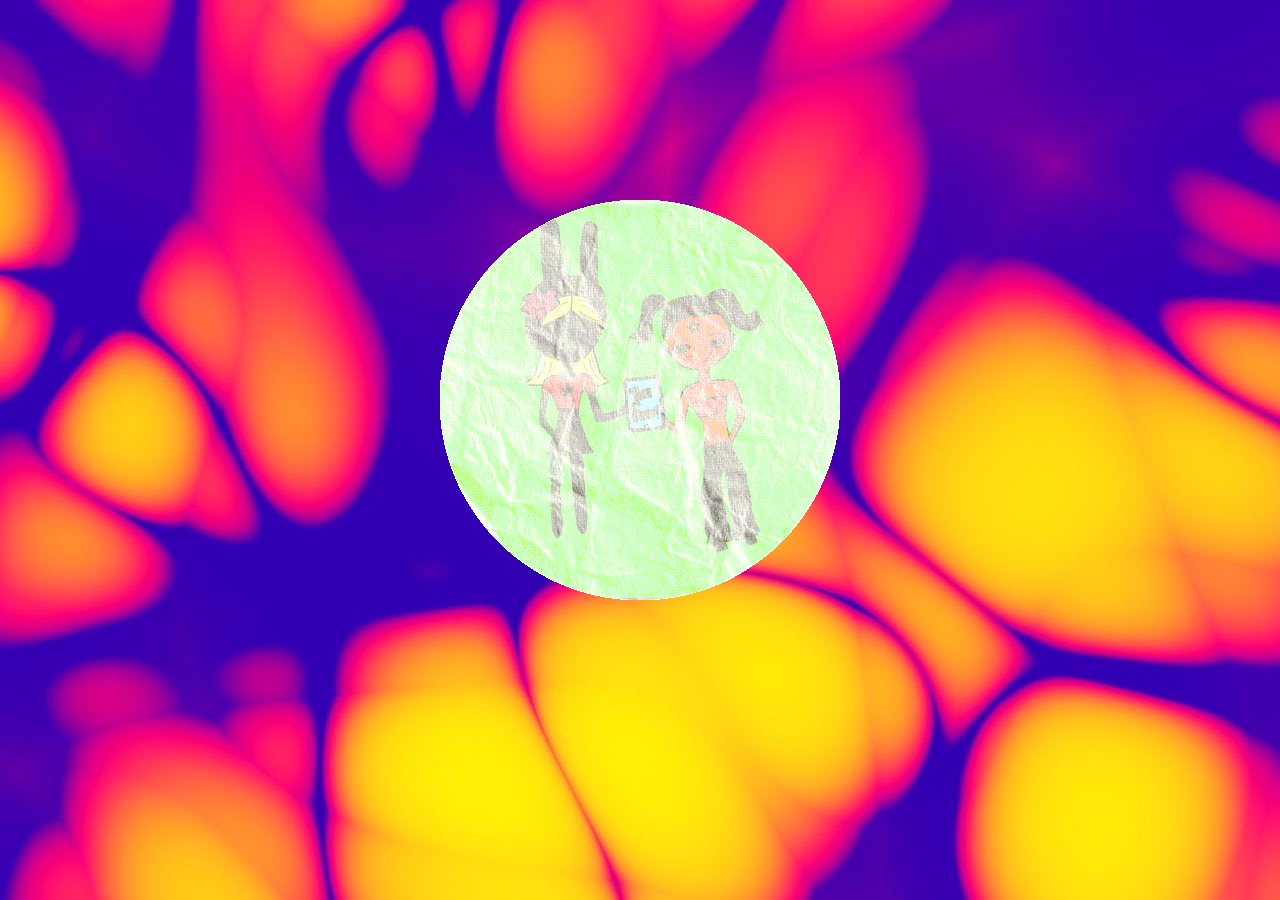
<file: index.html>
<!DOCTYPE html>
<!--[if lt IE 7]>      <html class="no-js lt-ie9 lt-ie8 lt-ie7"> <![endif]-->
<!--[if IE 7]>         <html class="no-js lt-ie9 lt-ie8"> <![endif]-->
<!--[if IE 8]>         <html class="no-js lt-ie9"> <![endif]-->
<!--[if gt IE 8]>      <html class="no-js"> <!--<![endif]-->
<html>
    <head>
        <meta charset="utf-8">
        <meta http-equiv="X-UA-Compatible" content="IE=edge">

        <title>🍒THE FEED🍒</title>

        <meta name="description" content="social media site">
        <meta name="viewport" content="width=device-width, initial-scale=1">
        <link rel="stylesheet" href="css/stylesheet.css">






    </head>

   


    <body>
        <!--[if lt IE 7]>
            <p class="browsehappy">You are using an <strong>outdated</strong> browser. Please <a href="#">upgrade your browser</a> to improve your experience.</p>
        <![endif]-->

<div id="splash">
        <a href="thefeed.html"> 
       
           <img src="img/final.gif" alt="gif, two charcters">
        </a>

</div>



    </body>
</html>
</file>
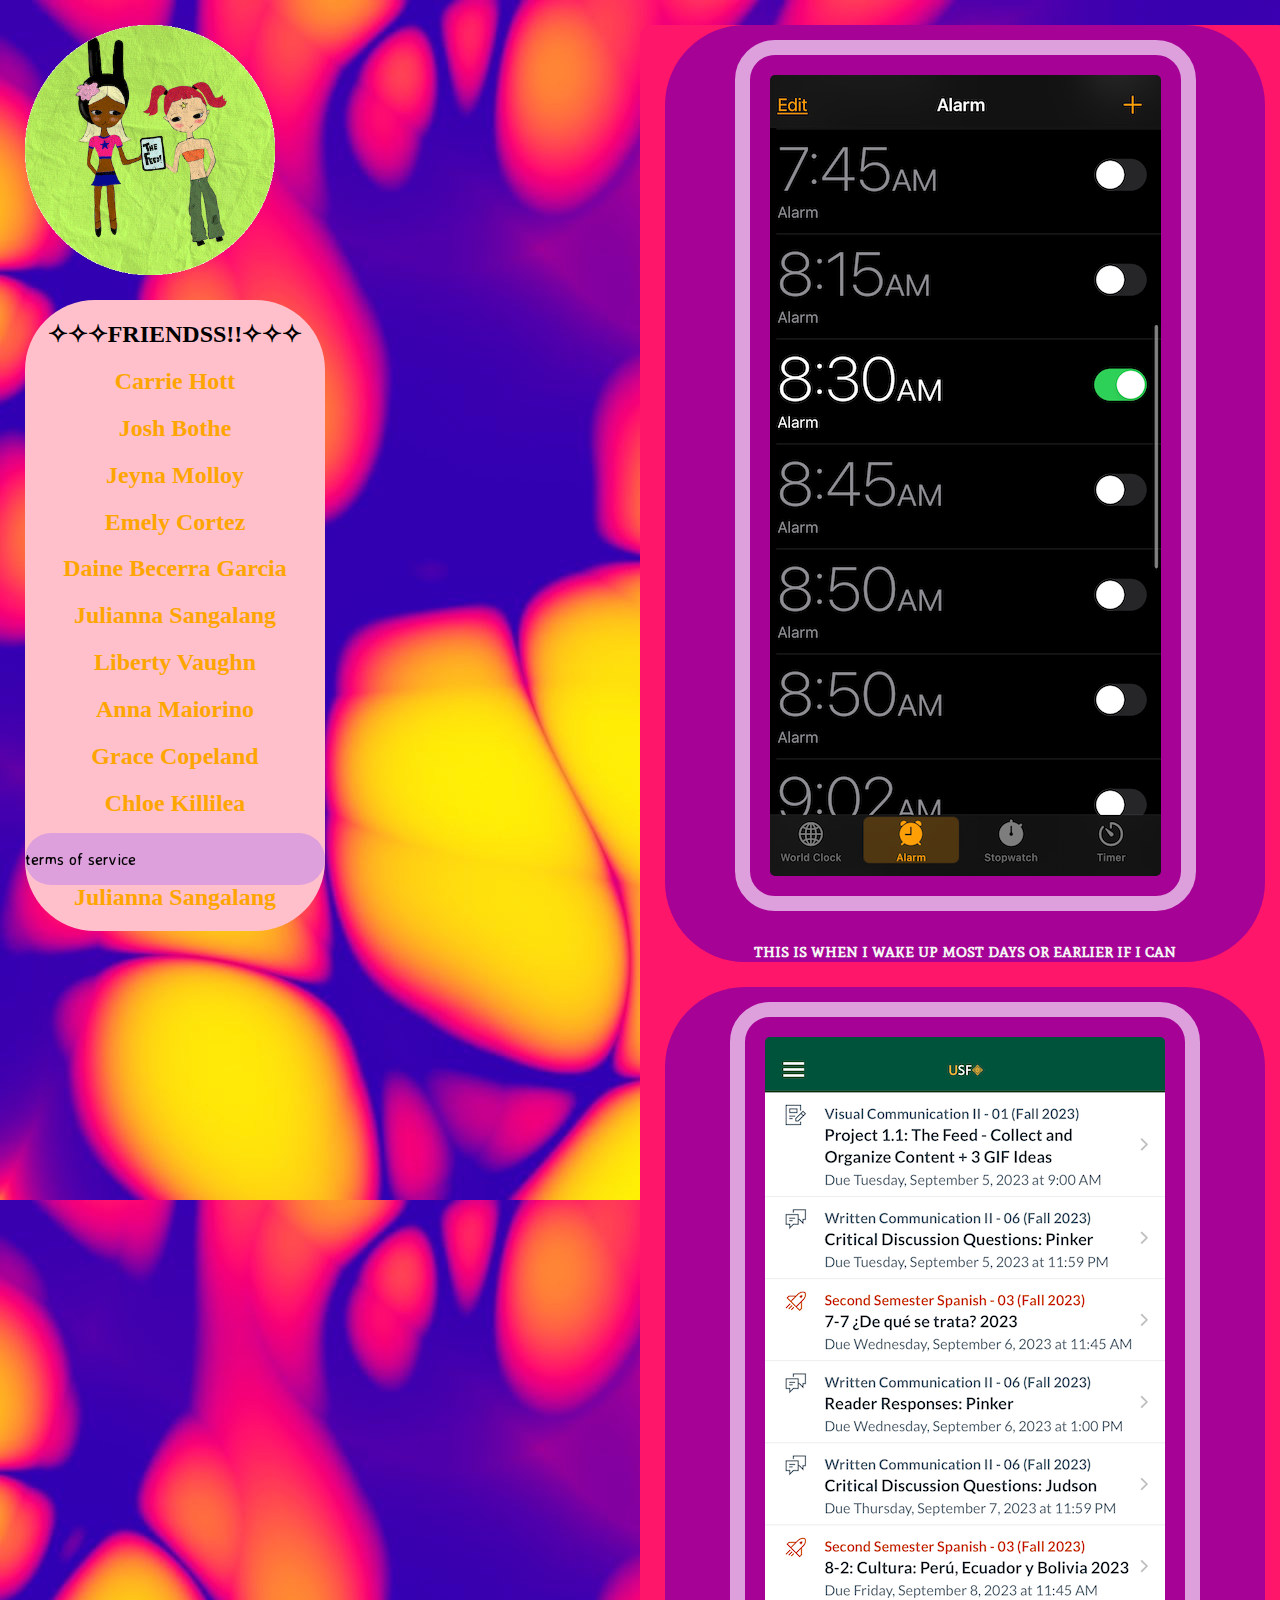
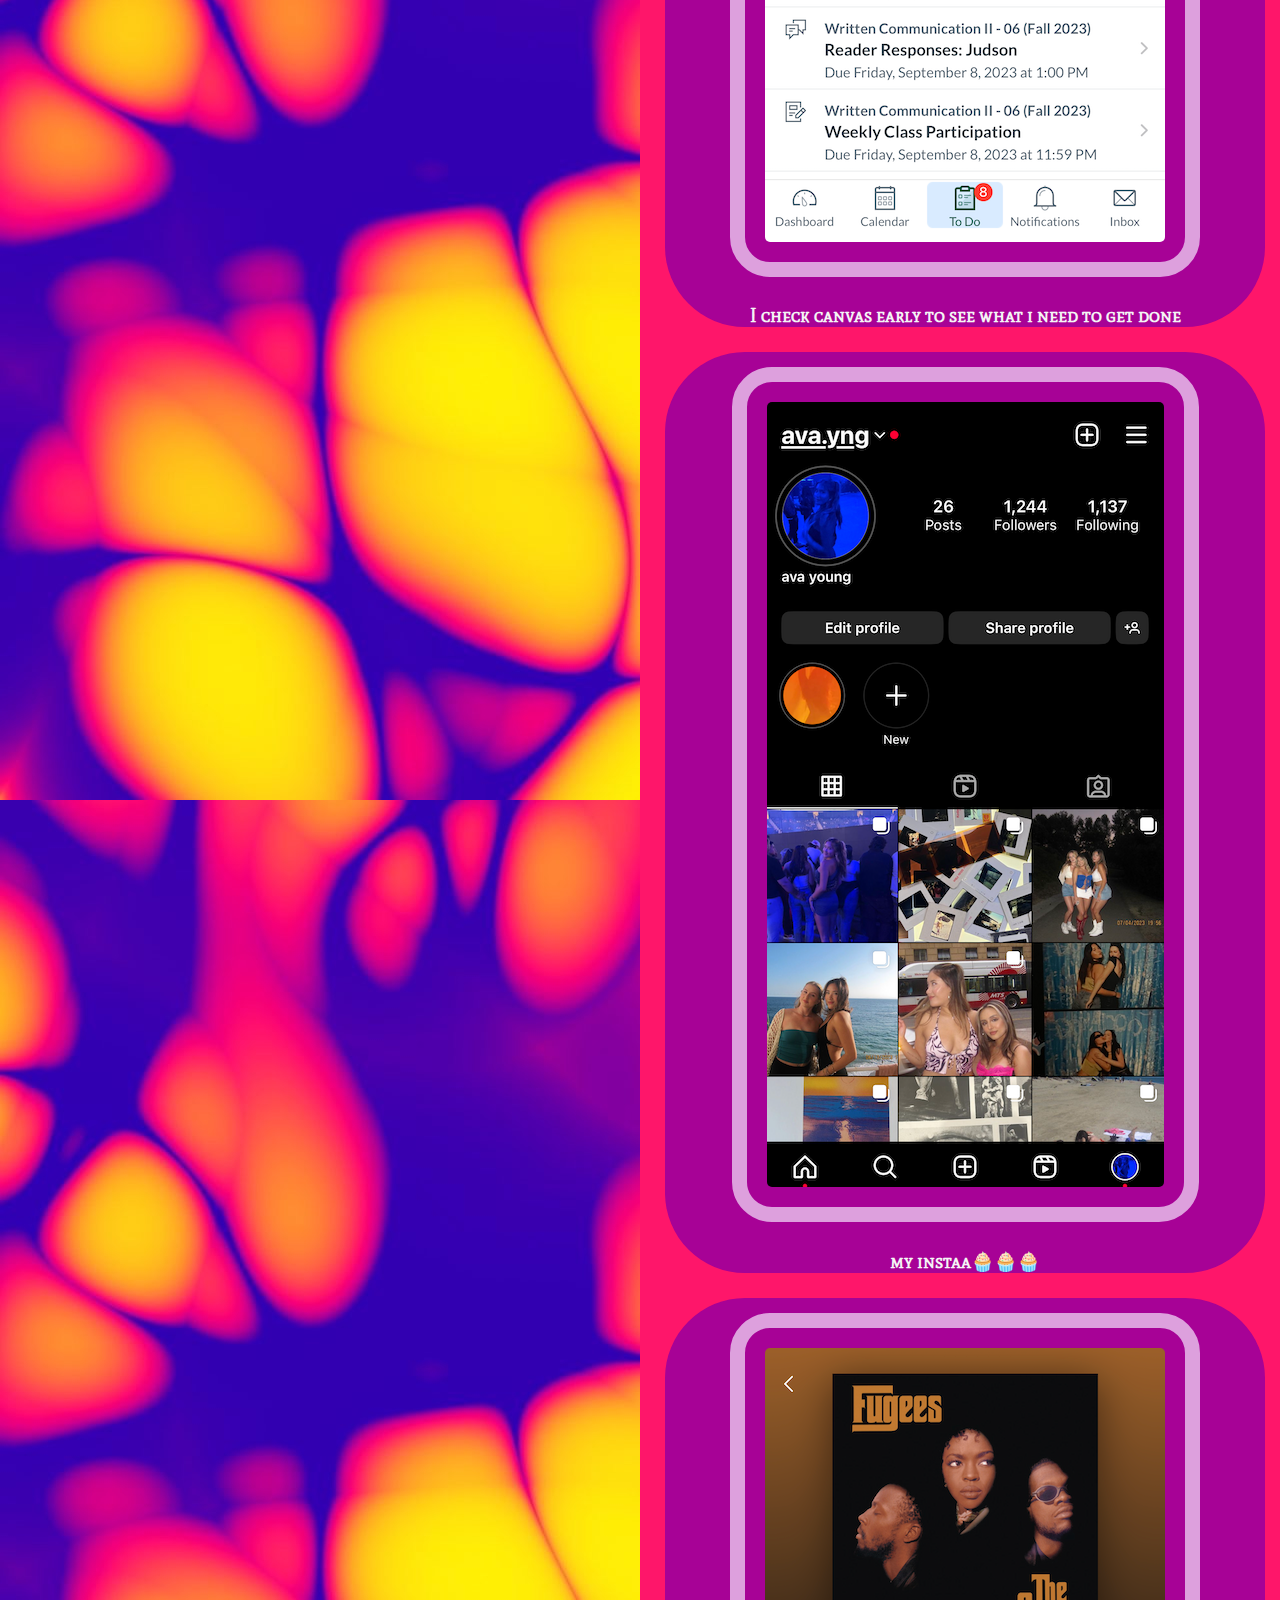
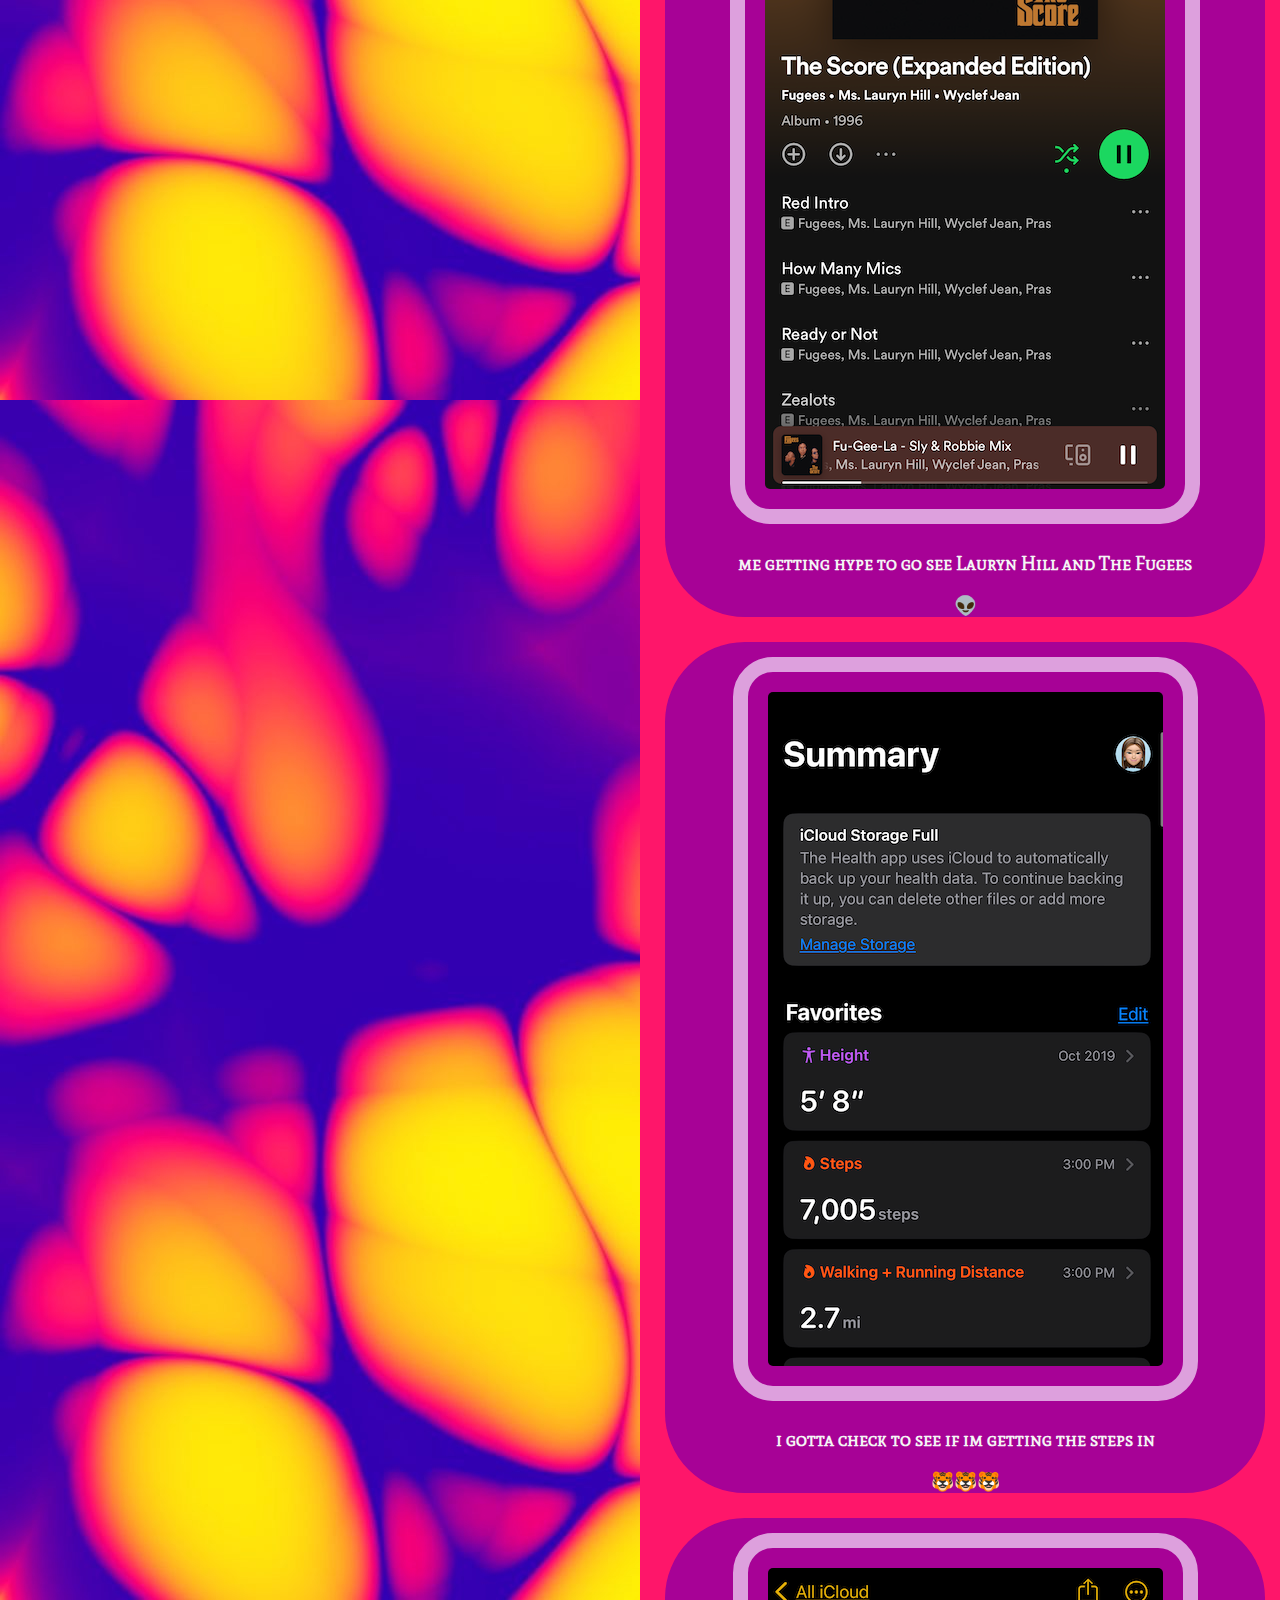
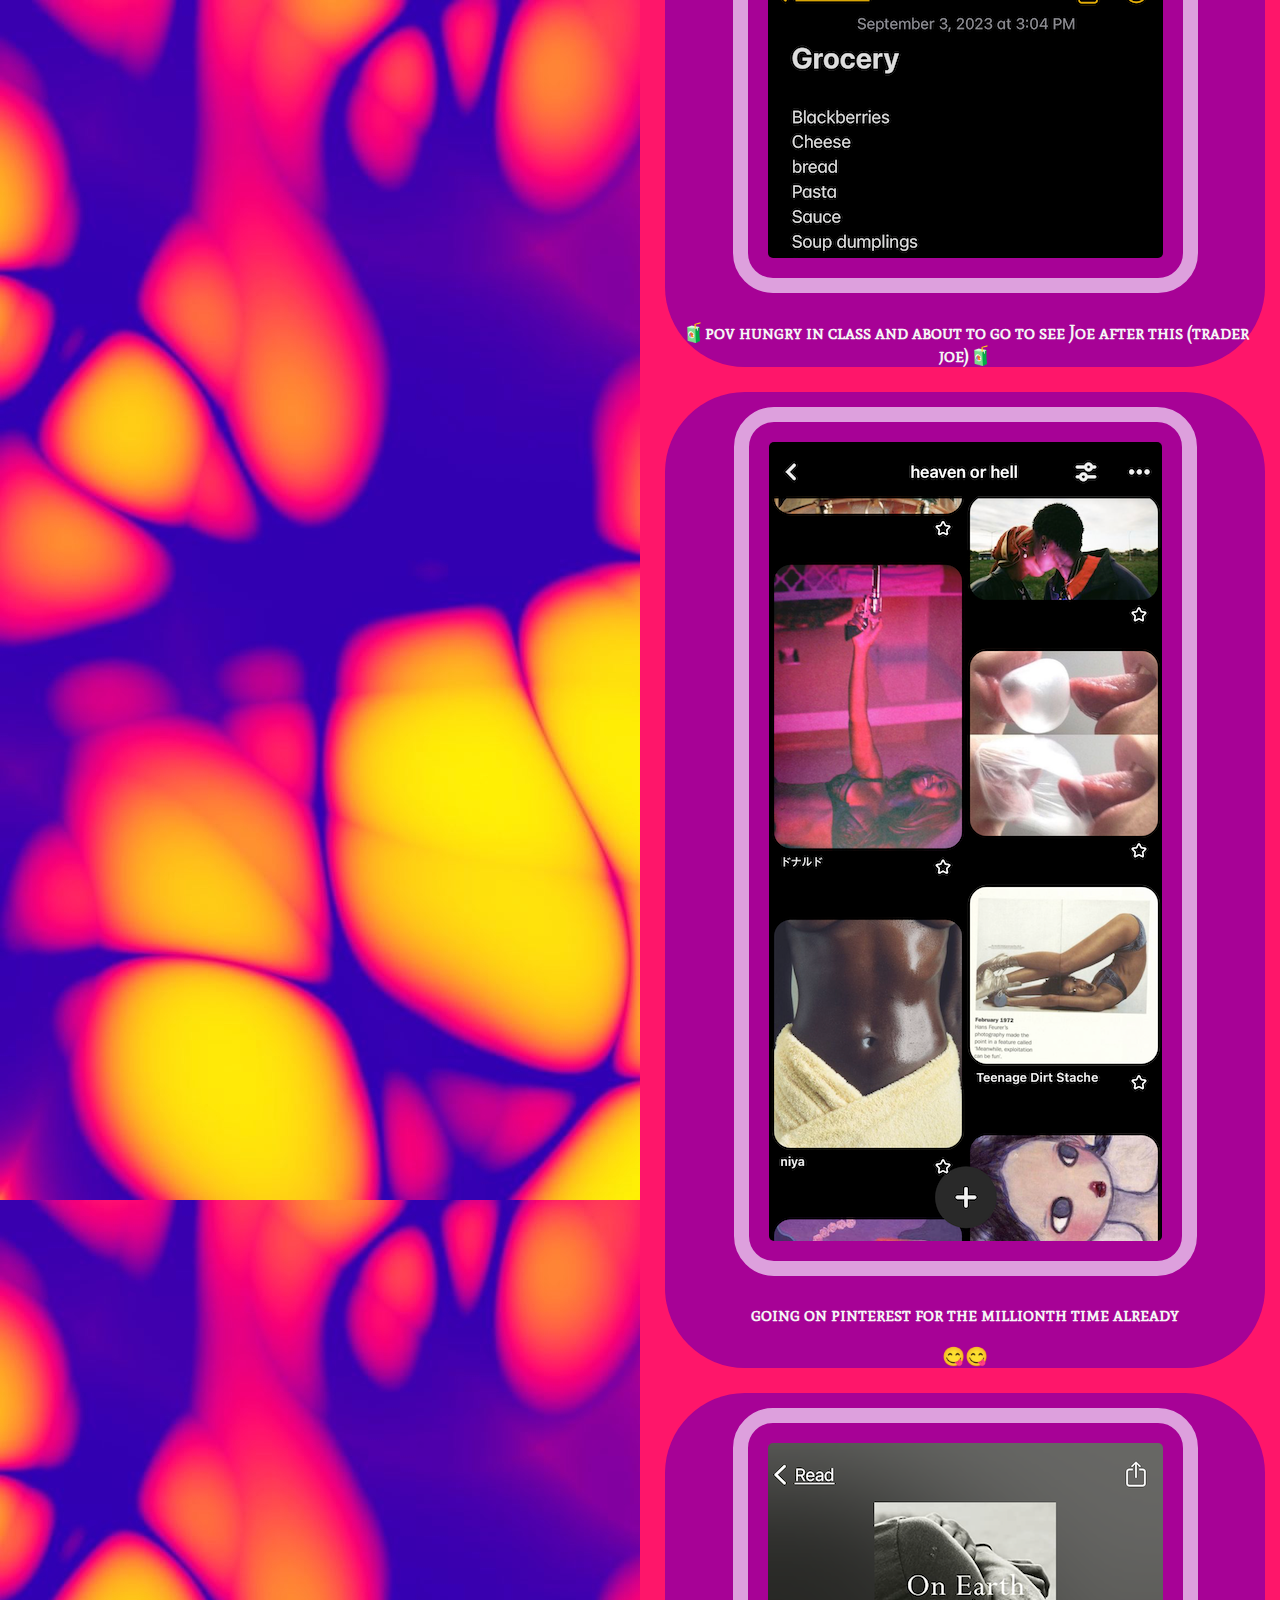
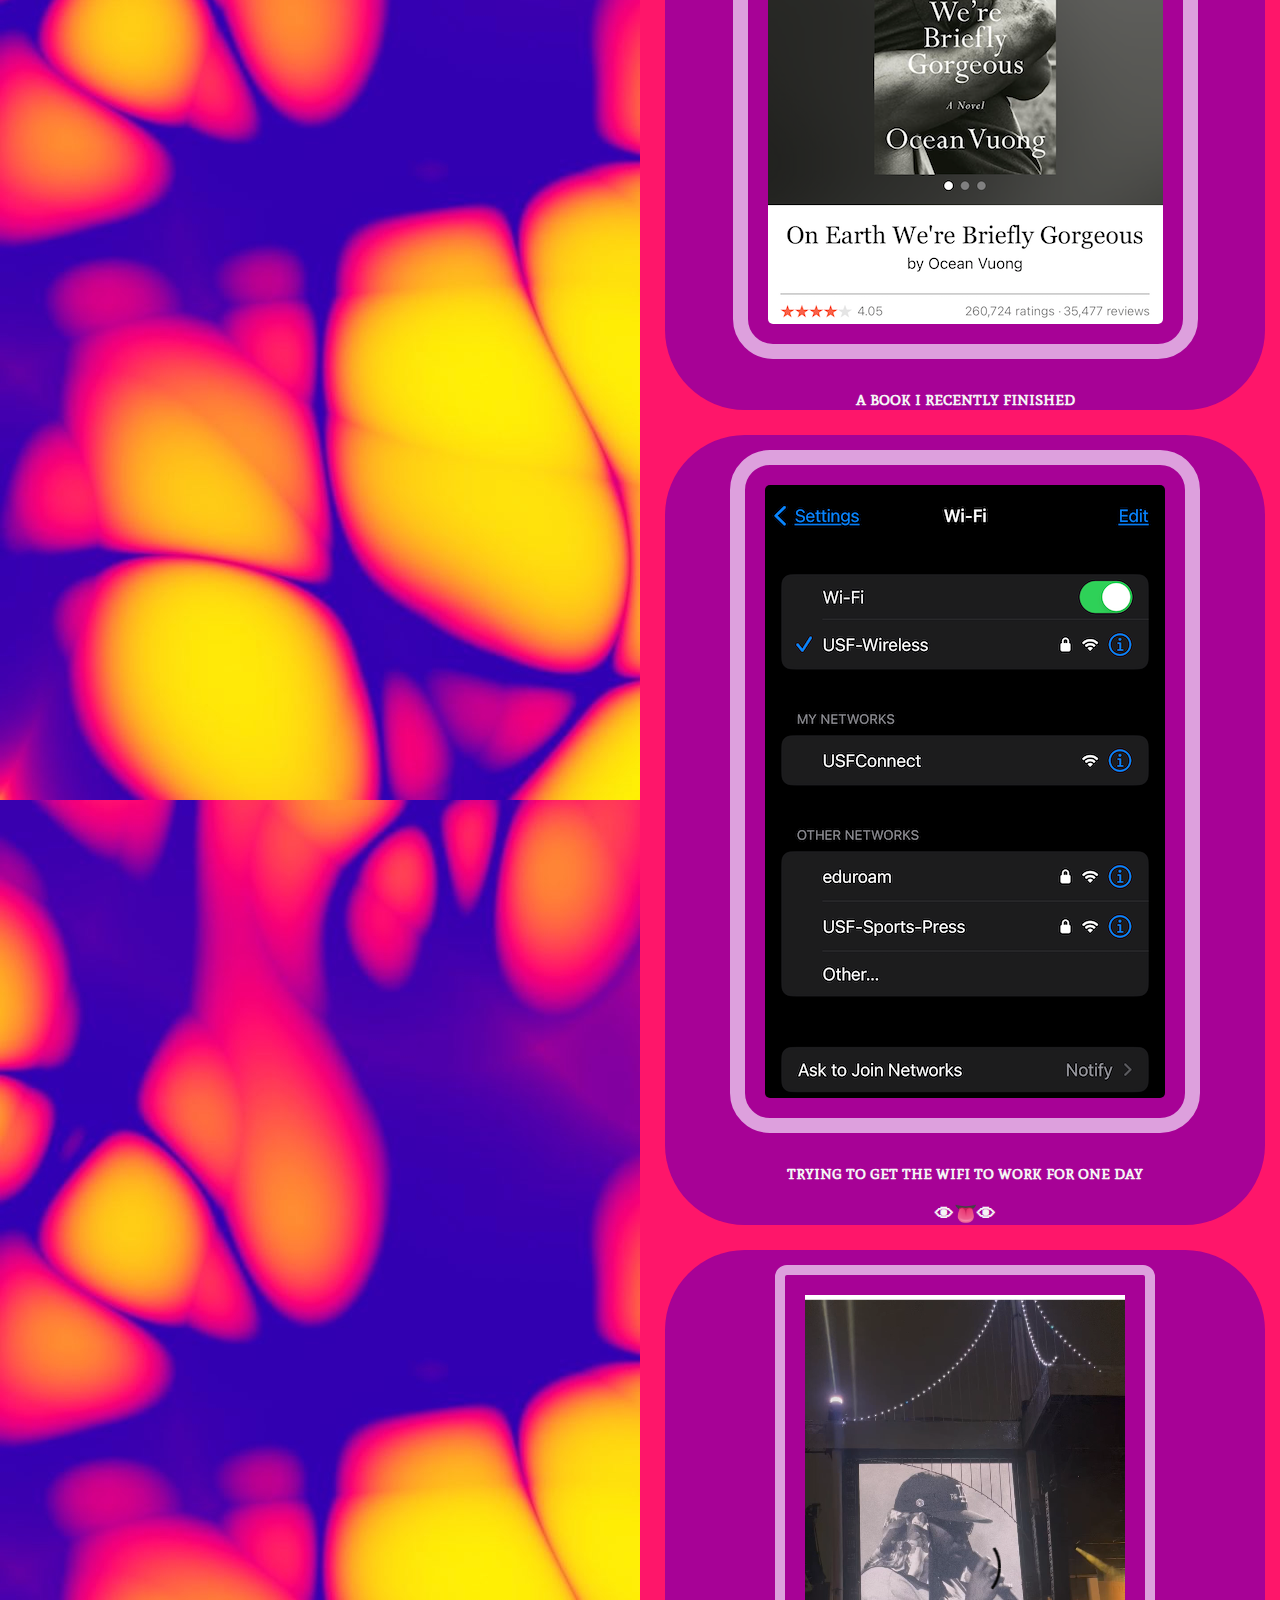
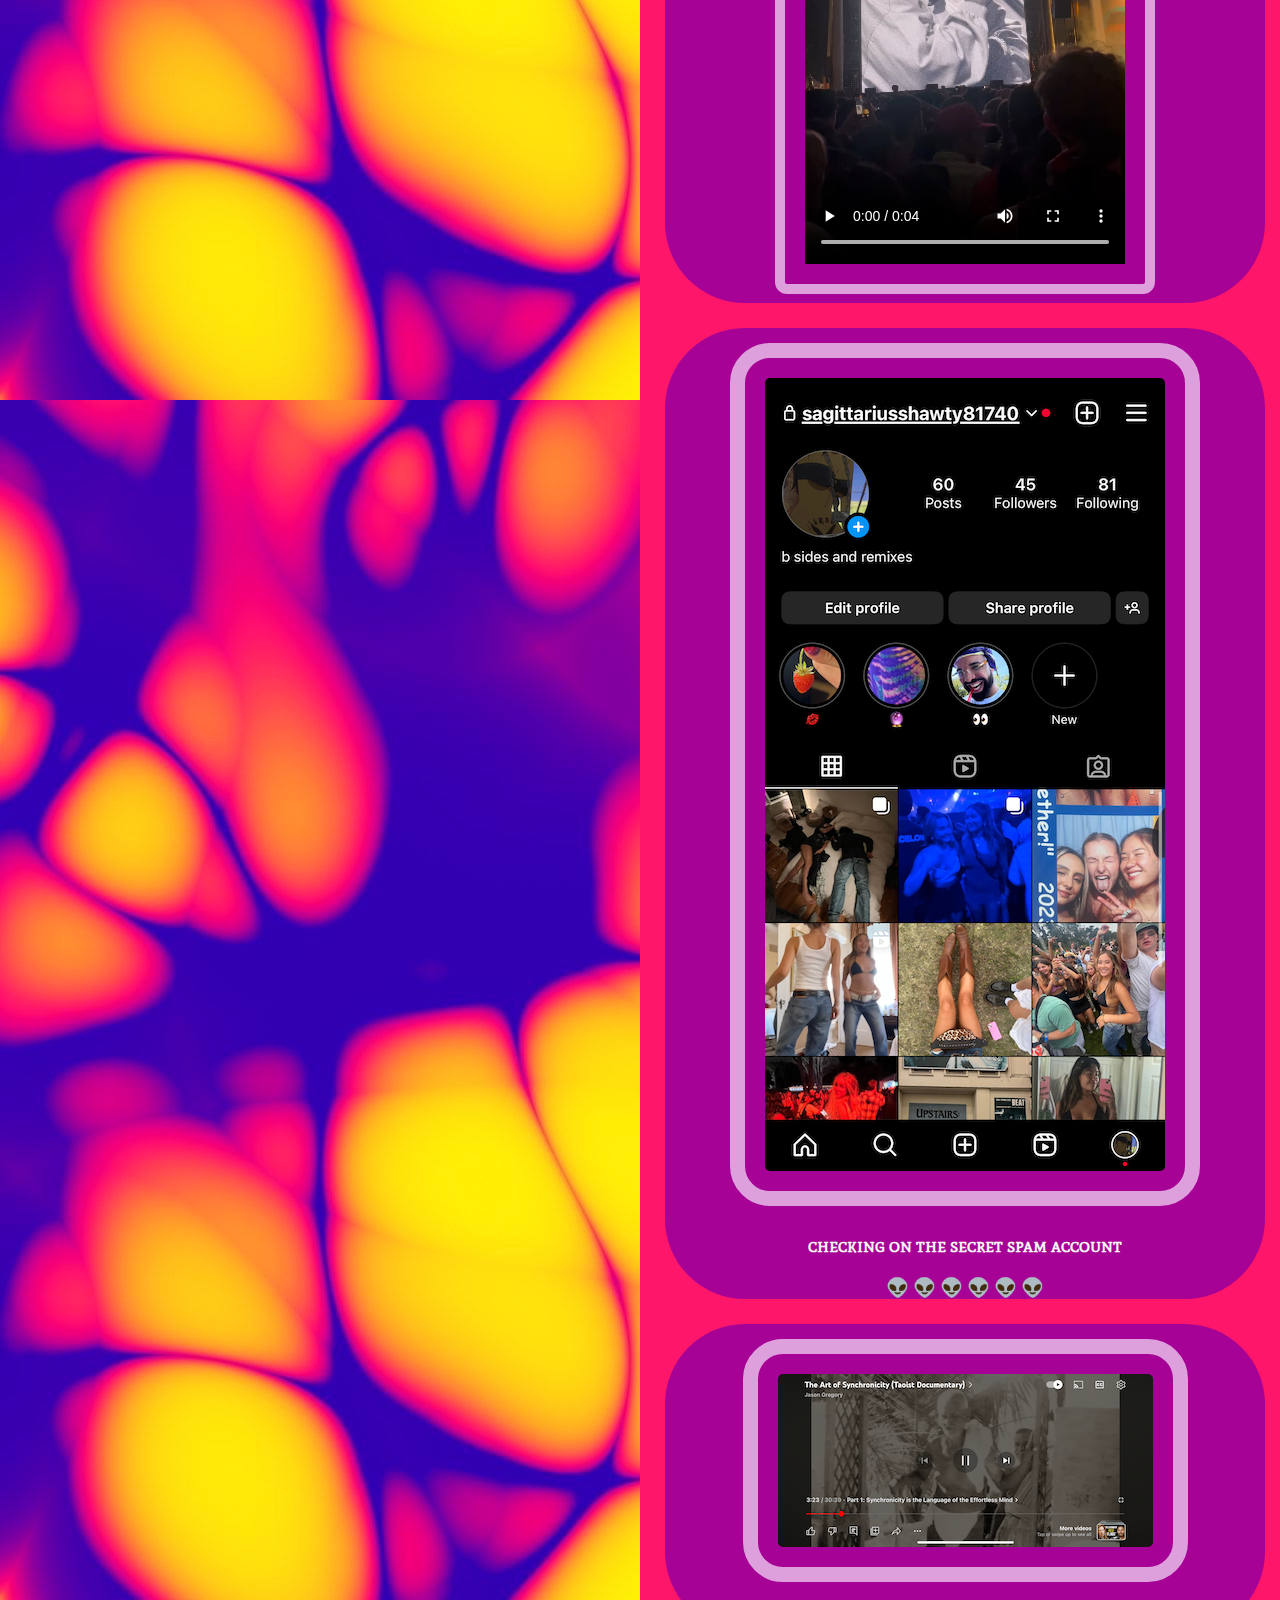
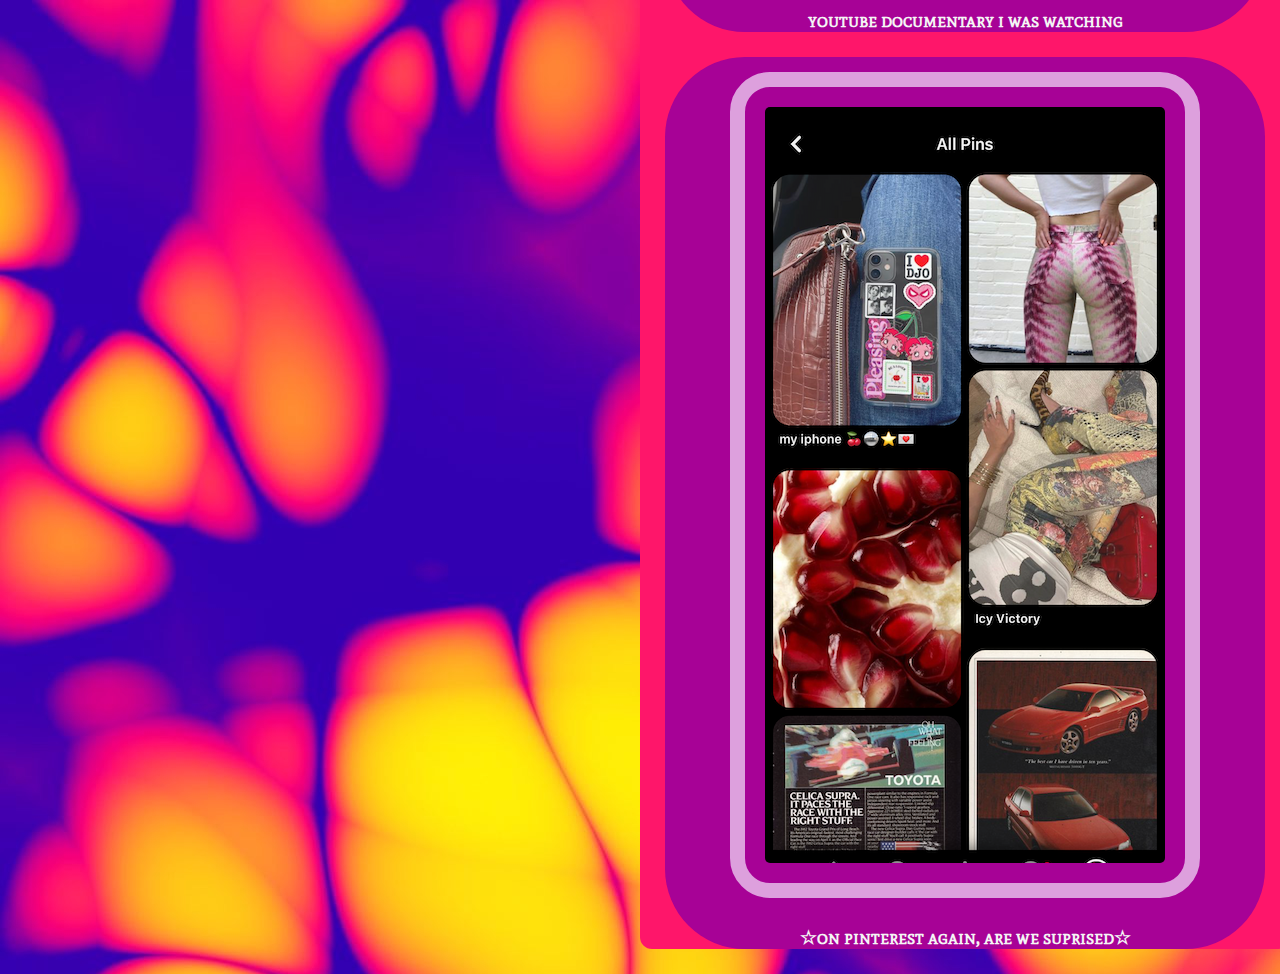
<file: thefeed.html>
<!DOCTYPE html>
<!--[if lt IE 7]>      <html class="no-js lt-ie9 lt-ie8 lt-ie7"> <![endif]-->
<!--[if IE 7]>         <html class="no-js lt-ie9 lt-ie8"> <![endif]-->
<!--[if IE 8]>         <html class="no-js lt-ie9"> <![endif]-->
<!--[if gt IE 8]>      <html class="no-js"> <!--<![endif]-->
<html>
    <head>
        <meta charset="utf-8">
        <meta http-equiv="X-UA-Compatible" content="IE=edge">
        <title>🍒THE FEED🍒</title>
        <meta name="description" content="social media site">
        <meta name="viewport" content="width=device-width, initial-scale=1">
        <link rel="stylesheet" href="css/stylesheet.css">


    </head>
    <body>
        <!--[if lt IE 7]>
            <p class="browsehappy">You are using an <strong>outdated</strong> browser. Please <a href="#">upgrade your browser</a> to improve your experience.</p>
        <![endif]-->


 <header>

    <a href="index.html">
            <img src="img/final.gif" alt="gif, two charcters" width="250">
         </a>
    </a>

       
</header>


<nav>
    
    <h2>✧✧✧FRIENDSS&#33;&#33;✧✧✧</h2>

<a href="https://chottusfca.github.io/thefeed/"
    target="_blank">
    <h2>Carrie Hott</h2>
</a>

<a href="https://jrbothe.github.io/thefeed/thefeed.html"
    target="_blank">
    <h2>Josh Bothe</h2>
</a>

<a href="https://molloyje.github.io/thefeed/"
    target="_blank">
    <h2>Jeyna Molloy</h2>
</a>

<a href="https://emcortez.github.io/thefeed/"
    target="_blank">
    <h2>Emely Cortez</h2>
</a>

<a href="https://ddbecerragarcia.github.io/thefeed/thefeed.html"
    target="_blank">
    <h2>Daine Becerra Garcia</h2>
</a>

<a href="https://jvsangalang.github.io/thefeed/"
    target="_blank">
    <h2>Julianna Sangalang</h2>
</a>


<a href="https://lcvaughan.github.io/thefeed/"
    target="_blank">
    <h2>Liberty Vaughn</h2>
</a>



<a href="https://nariiino.github.io/thefeed/thefeed.html"
    target="_blank">
    <h2>Anna Maiorino</h2>
</a>



<a href="https://gacopeland.github.io/thefeed/"
    target="_blank">
    <h2>Grace Copeland</h2>
</a>

<a href="https://ckkillilea.github.io/thefeed/"
    target="_blank">
    <h2>Chloe Killilea</h2>
</a>

<a href="https://gemoxley.github.io/thefeed/"
    target="_blank">
    <h2>Gray Moxley</h2>
</a>

<a href="https://jvsangalang.github.io/thefeed/"
    target="_blank">
    <h2>Julianna Sangalang</h2>
</a>



</nav>


<main>
   



<section>
    <img src="img/alarm.PNG" alt="screenshot of mobile phone alarm">
        <h3>this is when i wake up most days or earlier if i can</h3>
    </section>


    <section>

    <img src="img/canvas.PNG" alt="canvas student page">
       <h3>I check canvas early to see what i need to get done</h3>
    </section>


    <section>
    
    <img src="img/insta.PNG" alt="instagram profile">
        <h3>my instaa🧁🧁🧁</h3>
    </section>


    <section>
    <img src="img/spotify.PNG" alt="spotify app, the fugees album: the score">
        <h3>me getting hype to go see Lauryn Hill and The Fugees</h3>
        <h3>👽</h3>
    </section>



    <section>
    <img src="img/health.PNG" alt="health app screenshot">
        <h3>i gotta check to see if im getting the steps in</h3>
        <h3>🐯🐯🐯</h3>
    </section>

    <section>
    <img src="img/grocery.PNG" alt="grocery list">
        <h3>🧃pov hungry in class and about to go to see Joe after this (trader joe)🧃</h3>
    </section>


    <section>
    <img src="img/pinterest1.PNG" alt="pinterest board spread">
    <h3>going on pinterest for the millionth time already</h3>
    <h3>😋😋</h3>
    </section>


    <section>
    <img src="img/book.PNG" alt="on earth were briefly gorgeous">
    <h3>a book i recently finished</h3>
    </section>


    <section>
    <img src="img/wifi.PNG" alt="wifi page">
        <h3>trying to get the wifi to work for one day </h3>
        <h3>👁👅👁</h3>
    </section>

    <section>
        <video width="320" controls>
            <source src="img/kendrick_video.mp4" type="video/mp4">
            <h3>I got to see Kenrick @ outsidelands</h3>
            <h3>unreal💵💵💵</h3>
            Your browser does not support the video tag.
          </video>

    </section>


    <section>
    <img src="img/spam.PNG" alt="pinterest board">
    <h3>checking on the secret spam account</h3>
    <h3>👽 👽 👽 👽 👽 👽</h3>
    </section>

    <section>
    <img src="img/youtube.PNG" alt="youtube documentary">
        <h3>youtube documentary i was watching</h3>
    </section>

    <section>
    <img src="img/pinterest2.PNG" alt="pinterest page">
        <h3>☆on pinterest again, are we suprised☆</h3>
    </section>



</main>

<footer>
    <p>terms of service</p>
</footer>

    </body>
</html>
</file>
<file: css/stylesheet.css>
@import url('https://fonts.googleapis.com/css2?family=Averia+Sans+Libre&family=Tenali+Ramakrishna&display=swap');

@import url('https://fonts.googleapis.com/css2?family=Averia+Sans+Libre&family=Mountains+of+Christmas:wght@700&family=Tenali+Ramakrishna&display=swap');


@import url('https://fonts.googleapis.com/css2?family=Mate+SC&display=swap');



body{ 
    background-image: url("../img/lava.jpg");
    background-repeat: repeat;
    background-attachment: scroll;
    max-width: 1200px;
    margin: auto;
    
}


header {
    position: fixed;
    top: 25px;
    left: 25px;

}

header :hover {
    width: 300px;

}

h1 {
    font-family: 'Mountains of Christmas', cursive;
    text-align: center;
       
}

    
h2 {
    font-family: 'Mountains of Christmas', cursive;
    color: dark magenta;
    
}
    
h3 {
        font-family: 'Mate SC', serif;
        color: whitesmoke;
    
    }
    
p {
        font-family: 'Averia Sans Libre', cursive;}
    


nav {
    position: sticky;
    background-color: pink;
    width: 300px;
    position: fixed;
    top: 300px;
    left: 25px;
    text-align: center;
    border-radius: 70px;
    
    
}

nav:hover{
    background-color: #FEE608;
}


main {
    background-color: #FE166A;
    width: 650px;
    margin-left: 600px;
    border-radius: 12px;
    cursor: url(../img/star.png);
}




section {
    background-color:#A70296;
    border: 10px purple;
    margin: 25px;
    text-align: center;
    border-radius: 80px;
    position: relative;



}

section img {
    border: 15px  plum solid;
    padding: 20px;
    border-radius: 40px;
    margin-top: 15px;
    margin-bottom: 5px;
    
  
}

section img:hover {
    background-color: #FEE608;

}


section video {
    border: 10px  plum solid;
    padding: 20px;
    border-radius: 12px;
    margin-top: 15px;
    margin-bottom: 5px;
}


section video:hover {
    background-color: #FEE608;
;
}


footer {
    background-color: plum;
    width: 300px;
    position: fixed;
    bottom: 15px;
    left: 25px;
    border-radius: 30px;
    
}

#splash {
    text-align: center;
    margin-top: 200px;
    border: 5px darkblue;
   

}

#splash img:hover {
    opacity: 0.4;
    width: 500px;
}

a {
    color: orange;
    text-decoration:none; 
}

a:visited {
    color: darkmagenta; 
    
}
    
a :hover {
    color: burlywood;;
}

a :active {
    color: azure;
}
</file>
